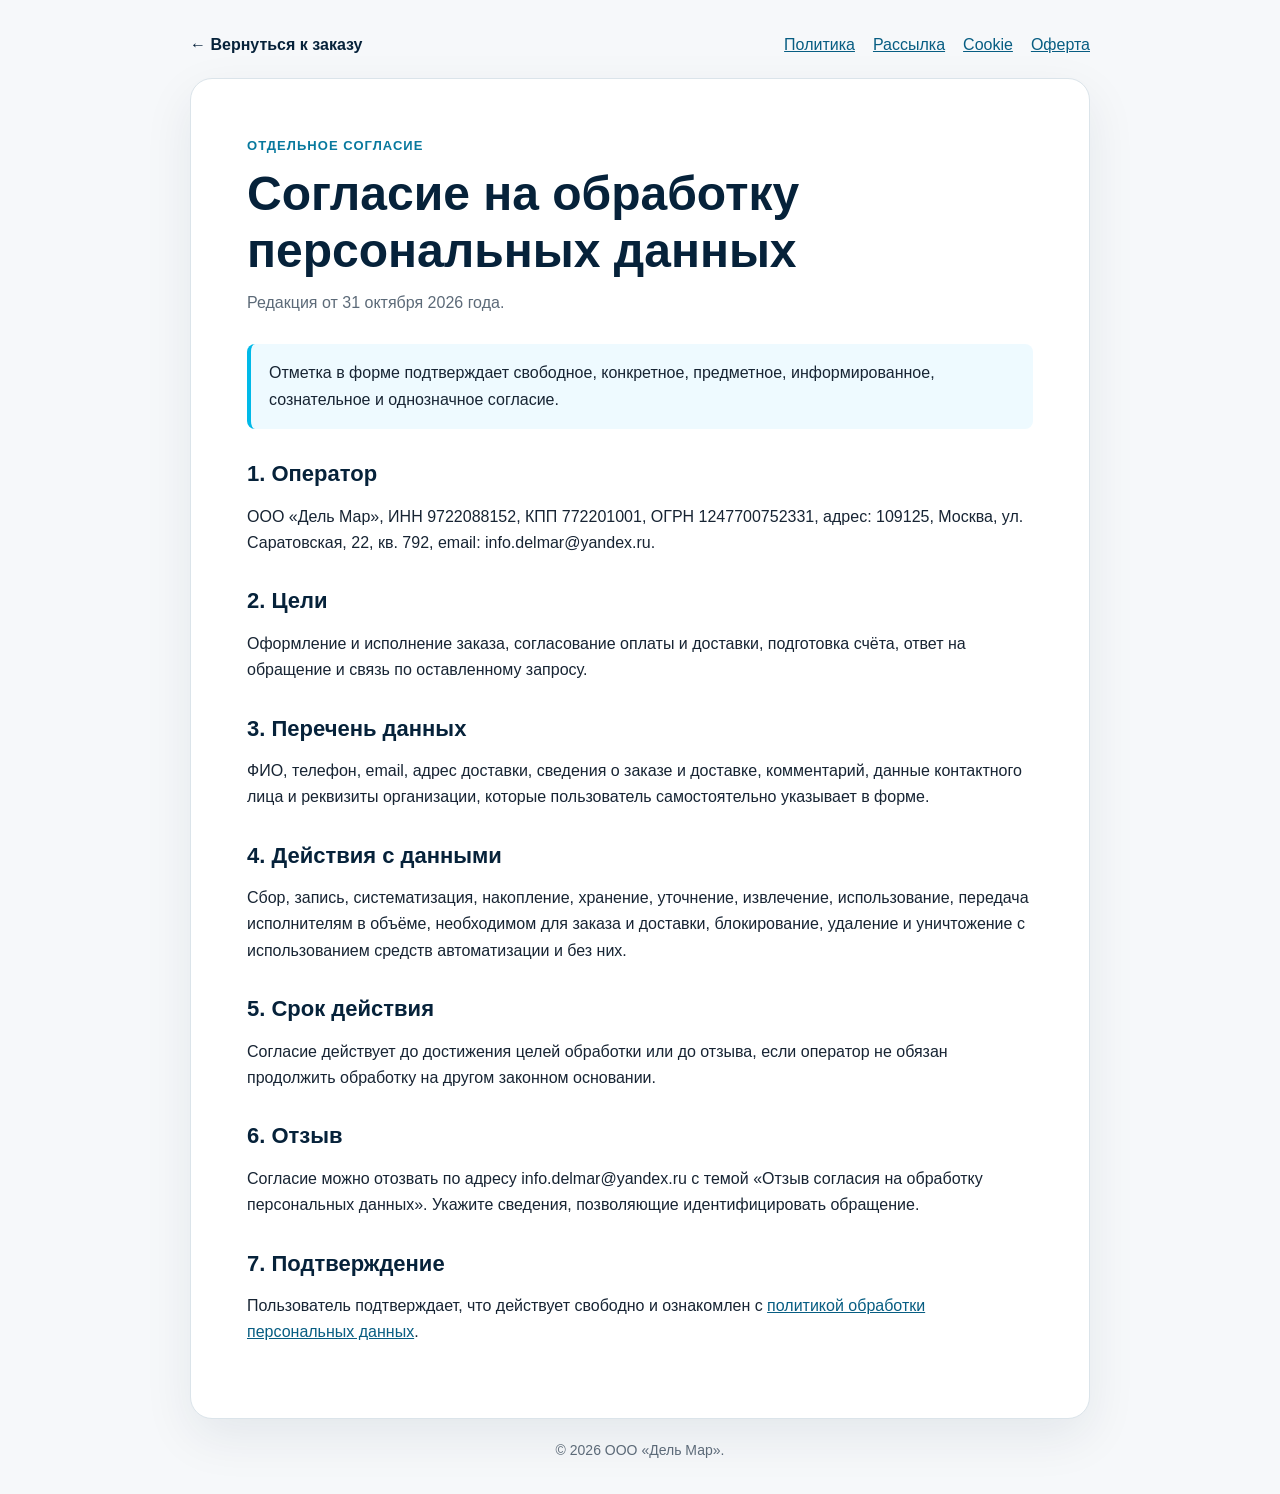
<file: consent.html>
<!doctype html><html lang="ru"><head><meta charset="utf-8"><meta name="viewport" content="width=device-width,initial-scale=1"><title>Согласие на обработку персональных данных — DELTAEXPRESS</title><link rel="stylesheet" href="legal.css"></head><body><main class="legal-shell"><nav class="legal-nav"><a href="index.html#order">← Вернуться к заказу</a><a href="privacy.html">Политика</a><a href="marketing-consent.html">Рассылка</a><a href="cookies.html">Cookie</a><a href="offer.html">Оферта</a></nav><article class="legal-card"><p class="eyebrow">Отдельное согласие</p><h1>Согласие на обработку персональных данных</h1><p class="meta">Редакция от 31 октября 2026 года.</p><div class="notice">Отметка в форме подтверждает свободное, конкретное, предметное, информированное, сознательное и однозначное согласие.</div><h2>1. Оператор</h2><p>ООО «Дель Мар», ИНН 9722088152, КПП 772201001, ОГРН 1247700752331, адрес: 109125, Москва, ул. Саратовская, 22, кв. 792, email: info.delmar@yandex.ru.</p><h2>2. Цели</h2><p>Оформление и исполнение заказа, согласование оплаты и доставки, подготовка счёта, ответ на обращение и связь по оставленному запросу.</p><h2>3. Перечень данных</h2><p>ФИО, телефон, email, адрес доставки, сведения о заказе и доставке, комментарий, данные контактного лица и реквизиты организации, которые пользователь самостоятельно указывает в форме.</p><h2>4. Действия с данными</h2><p>Сбор, запись, систематизация, накопление, хранение, уточнение, извлечение, использование, передача исполнителям в объёме, необходимом для заказа и доставки, блокирование, удаление и уничтожение с использованием средств автоматизации и без них.</p><h2>5. Срок действия</h2><p>Согласие действует до достижения целей обработки или до отзыва, если оператор не обязан продолжить обработку на другом законном основании.</p><h2>6. Отзыв</h2><p>Согласие можно отозвать по адресу info.delmar@yandex.ru с темой «Отзыв согласия на обработку персональных данных». Укажите сведения, позволяющие идентифицировать обращение.</p><h2>7. Подтверждение</h2><p>Пользователь подтверждает, что действует свободно и ознакомлен с <a href="privacy.html">политикой обработки персональных данных</a>.</p></article><p class="legal-footer">© 2026 ООО «Дель Мар».</p></main></body></html>
</file>
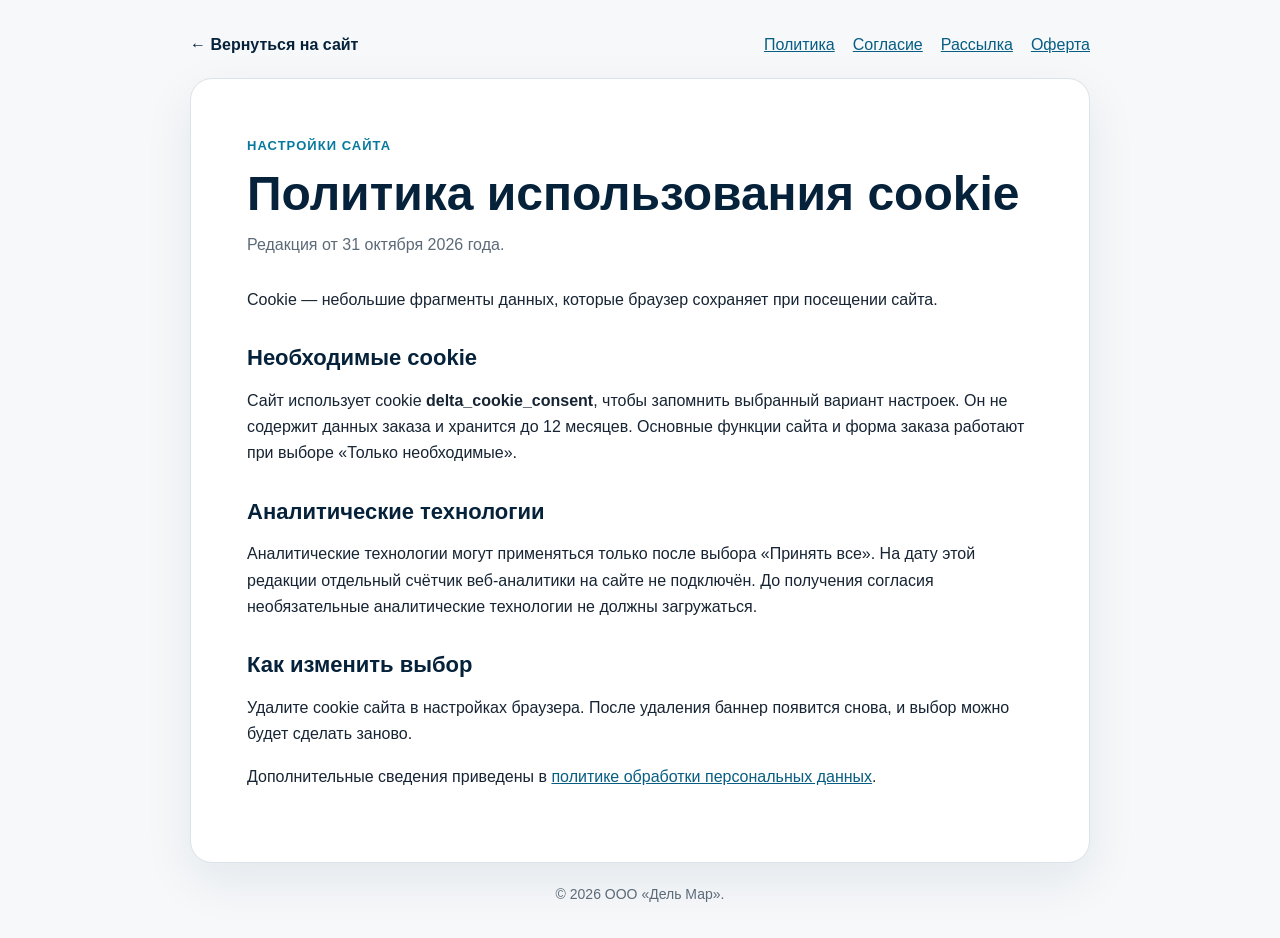
<file: cookies.html>
<!doctype html><html lang="ru"><head><meta charset="utf-8"><meta name="viewport" content="width=device-width,initial-scale=1"><title>Политика cookie — DELTAEXPRESS</title><link rel="stylesheet" href="legal.css"></head><body><main class="legal-shell"><nav class="legal-nav"><a href="index.html">← Вернуться на сайт</a><a href="privacy.html">Политика</a><a href="consent.html">Согласие</a><a href="marketing-consent.html">Рассылка</a><a href="offer.html">Оферта</a></nav><article class="legal-card"><p class="eyebrow">Настройки сайта</p><h1>Политика использования cookie</h1><p class="meta">Редакция от 31 октября 2026 года.</p><p>Cookie — небольшие фрагменты данных, которые браузер сохраняет при посещении сайта.</p><h2>Необходимые cookie</h2><p>Сайт использует cookie <strong>delta_cookie_consent</strong>, чтобы запомнить выбранный вариант настроек. Он не содержит данных заказа и хранится до 12 месяцев. Основные функции сайта и форма заказа работают при выборе «Только необходимые».</p><h2>Аналитические технологии</h2><p>Аналитические технологии могут применяться только после выбора «Принять все». На дату этой редакции отдельный счётчик веб-аналитики на сайте не подключён. До получения согласия необязательные аналитические технологии не должны загружаться.</p><h2>Как изменить выбор</h2><p>Удалите cookie сайта в настройках браузера. После удаления баннер появится снова, и выбор можно будет сделать заново.</p><p>Дополнительные сведения приведены в <a href="privacy.html">политике обработки персональных данных</a>.</p></article><p class="legal-footer">© 2026 ООО «Дель Мар».</p></main></body></html>
</file>
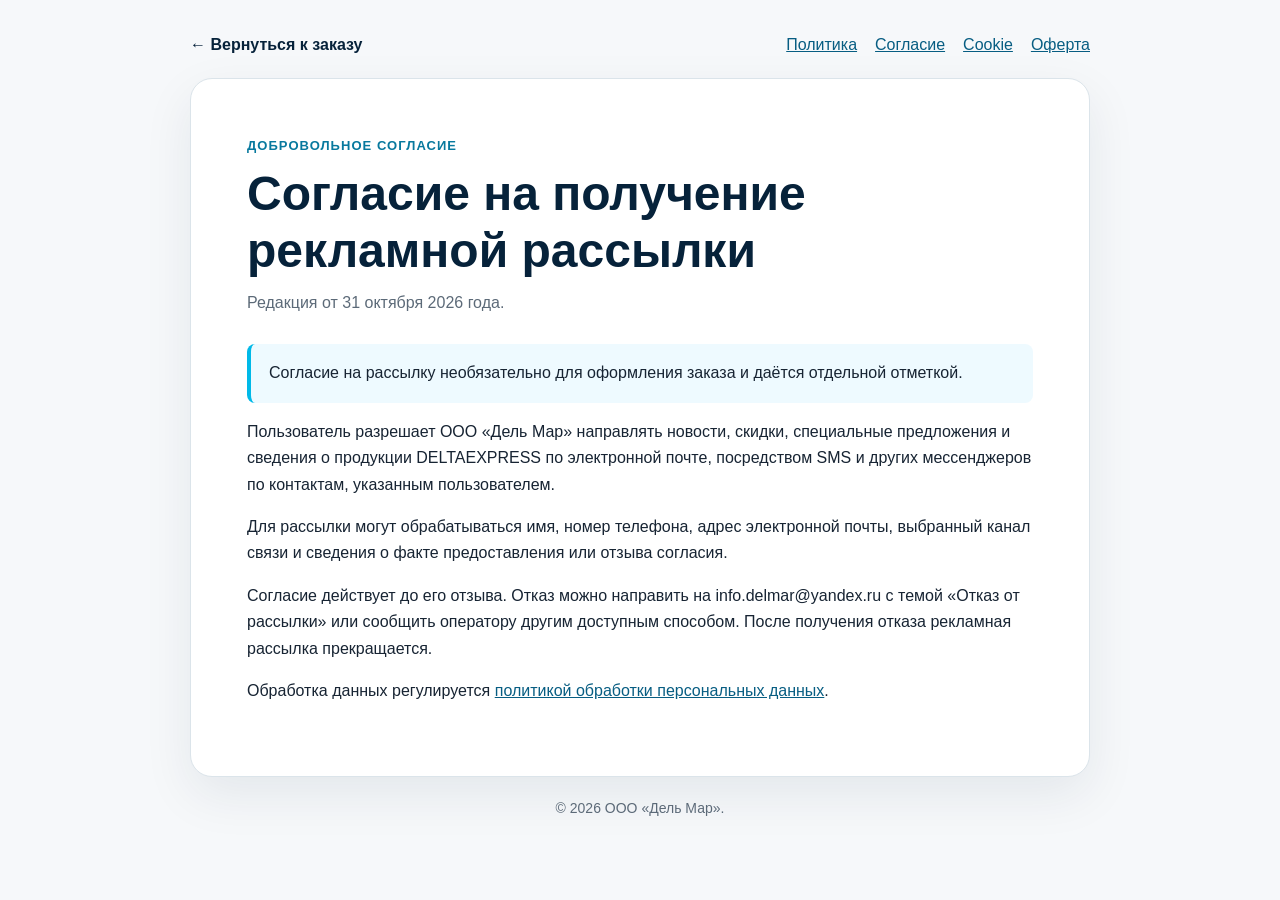
<file: marketing-consent.html>
<!doctype html><html lang="ru"><head><meta charset="utf-8"><meta name="viewport" content="width=device-width,initial-scale=1"><title>Согласие на рассылку — DELTAEXPRESS</title><link rel="stylesheet" href="legal.css"></head><body><main class="legal-shell"><nav class="legal-nav"><a href="index.html#order">← Вернуться к заказу</a><a href="privacy.html">Политика</a><a href="consent.html">Согласие</a><a href="cookies.html">Cookie</a><a href="offer.html">Оферта</a></nav><article class="legal-card"><p class="eyebrow">Добровольное согласие</p><h1>Согласие на получение рекламной рассылки</h1><p class="meta">Редакция от 31 октября 2026 года.</p><div class="notice">Согласие на рассылку необязательно для оформления заказа и даётся отдельной отметкой.</div><p>Пользователь разрешает ООО «Дель Мар» направлять новости, скидки, специальные предложения и сведения о продукции DELTAEXPRESS по электронной почте, посредством SMS и других мессенджеров по контактам, указанным пользователем.</p><p>Для рассылки могут обрабатываться имя, номер телефона, адрес электронной почты, выбранный канал связи и сведения о факте предоставления или отзыва согласия.</p><p>Согласие действует до его отзыва. Отказ можно направить на info.delmar@yandex.ru с темой «Отказ от рассылки» или сообщить оператору другим доступным способом. После получения отказа рекламная рассылка прекращается.</p><p>Обработка данных регулируется <a href="privacy.html">политикой обработки персональных данных</a>.</p></article><p class="legal-footer">© 2026 ООО «Дель Мар».</p></main></body></html>
</file>
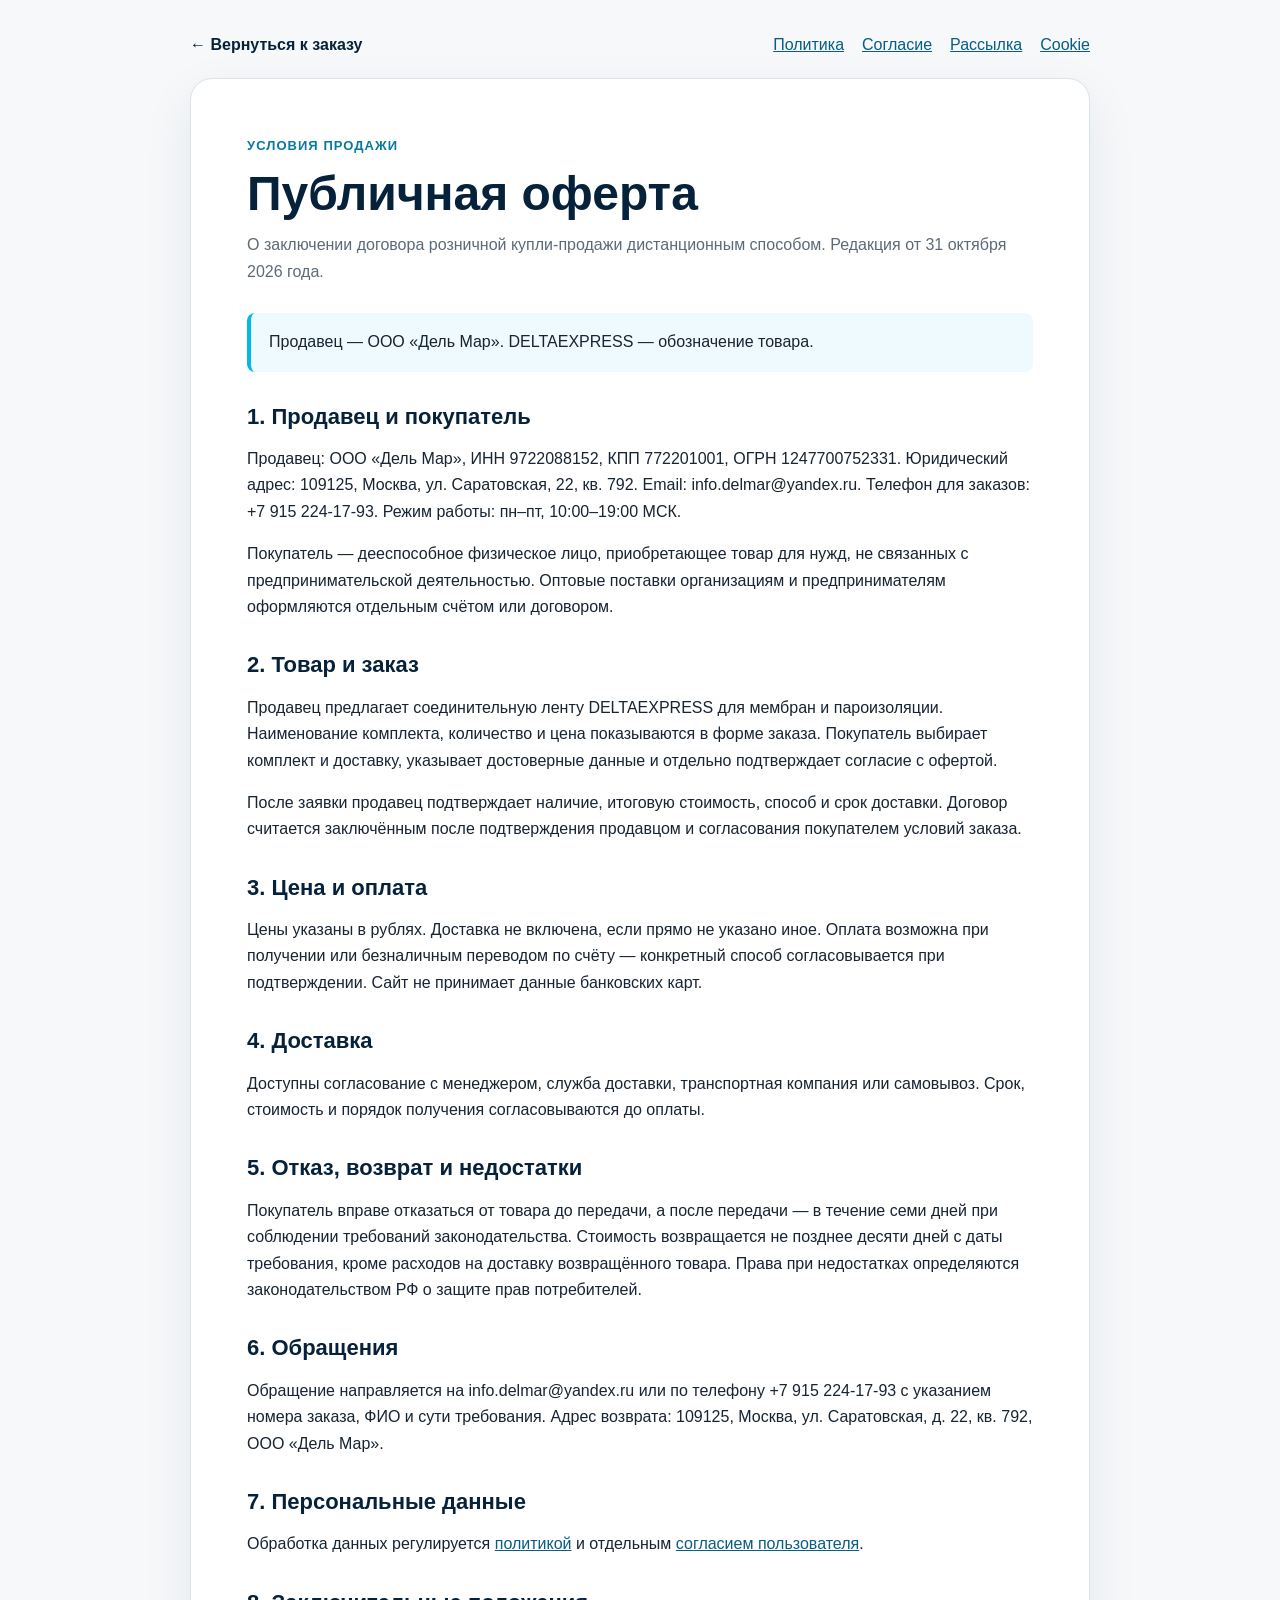
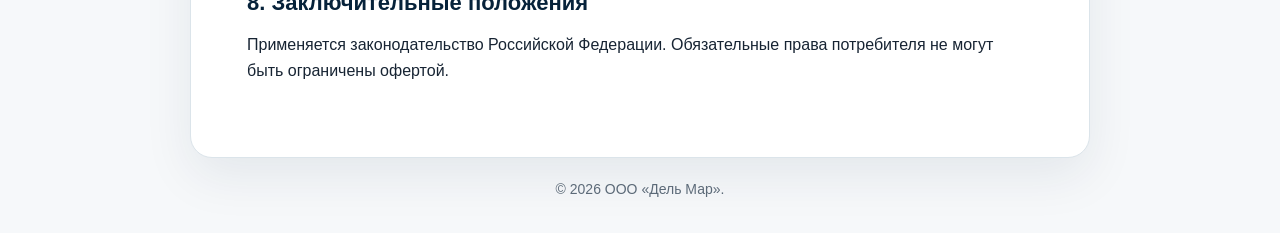
<file: offer.html>
<!doctype html><html lang="ru"><head><meta charset="utf-8"><meta name="viewport" content="width=device-width,initial-scale=1"><title>Публичная оферта — DELTAEXPRESS</title><link rel="stylesheet" href="legal.css"></head><body><main class="legal-shell"><nav class="legal-nav"><a href="index.html#order">← Вернуться к заказу</a><a href="privacy.html">Политика</a><a href="consent.html">Согласие</a><a href="marketing-consent.html">Рассылка</a><a href="cookies.html">Cookie</a></nav><article class="legal-card"><p class="eyebrow">Условия продажи</p><h1>Публичная оферта</h1><p class="meta">О заключении договора розничной купли-продажи дистанционным способом. Редакция от 31 октября 2026 года.</p><div class="notice">Продавец — ООО «Дель Мар». DELTAEXPRESS — обозначение товара.</div><h2>1. Продавец и покупатель</h2><p>Продавец: ООО «Дель Мар», ИНН 9722088152, КПП 772201001, ОГРН 1247700752331. Юридический адрес: 109125, Москва, ул. Саратовская, 22, кв. 792. Email: info.delmar@yandex.ru. Телефон для заказов: +7 915 224-17-93. Режим работы: пн–пт, 10:00–19:00 МСК.</p><p>Покупатель — дееспособное физическое лицо, приобретающее товар для нужд, не связанных с предпринимательской деятельностью. Оптовые поставки организациям и предпринимателям оформляются отдельным счётом или договором.</p><h2>2. Товар и заказ</h2><p>Продавец предлагает соединительную ленту DELTAEXPRESS для мембран и пароизоляции. Наименование комплекта, количество и цена показываются в форме заказа. Покупатель выбирает комплект и доставку, указывает достоверные данные и отдельно подтверждает согласие с офертой.</p><p>После заявки продавец подтверждает наличие, итоговую стоимость, способ и срок доставки. Договор считается заключённым после подтверждения продавцом и согласования покупателем условий заказа.</p><h2>3. Цена и оплата</h2><p>Цены указаны в рублях. Доставка не включена, если прямо не указано иное. Оплата возможна при получении или безналичным переводом по счёту — конкретный способ согласовывается при подтверждении. Сайт не принимает данные банковских карт.</p><h2>4. Доставка</h2><p>Доступны согласование с менеджером, служба доставки, транспортная компания или самовывоз. Срок, стоимость и порядок получения согласовываются до оплаты.</p><h2>5. Отказ, возврат и недостатки</h2><p>Покупатель вправе отказаться от товара до передачи, а после передачи — в течение семи дней при соблюдении требований законодательства. Стоимость возвращается не позднее десяти дней с даты требования, кроме расходов на доставку возвращённого товара. Права при недостатках определяются законодательством РФ о защите прав потребителей.</p><h2>6. Обращения</h2><p>Обращение направляется на info.delmar@yandex.ru или по телефону +7 915 224-17-93 с указанием номера заказа, ФИО и сути требования. Адрес возврата: 109125, Москва, ул. Саратовская, д. 22, кв. 792, ООО «Дель Мар».</p><h2>7. Персональные данные</h2><p>Обработка данных регулируется <a href="privacy.html">политикой</a> и отдельным <a href="consent.html">согласием пользователя</a>.</p><h2>8. Заключительные положения</h2><p>Применяется законодательство Российской Федерации. Обязательные права потребителя не могут быть ограничены офертой.</p></article><p class="legal-footer">© 2026 ООО «Дель Мар».</p></main></body></html>
</file>
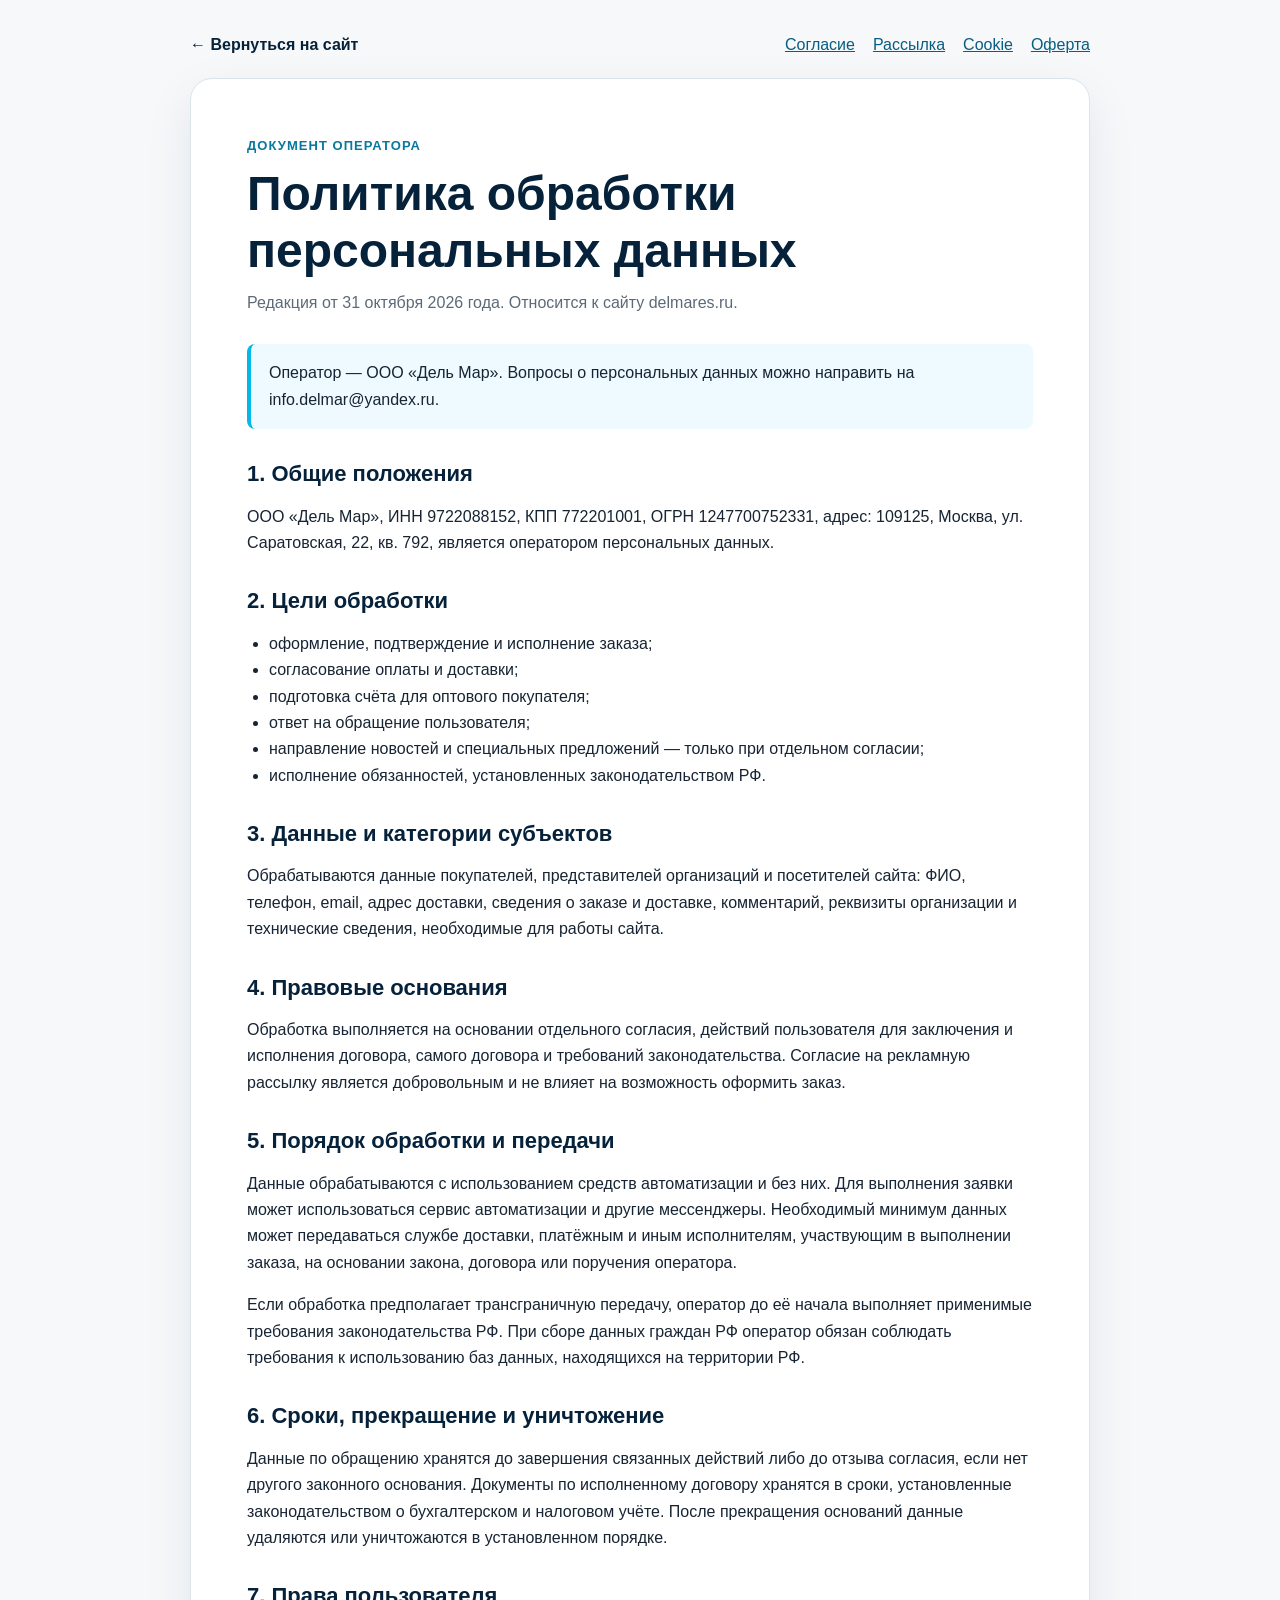
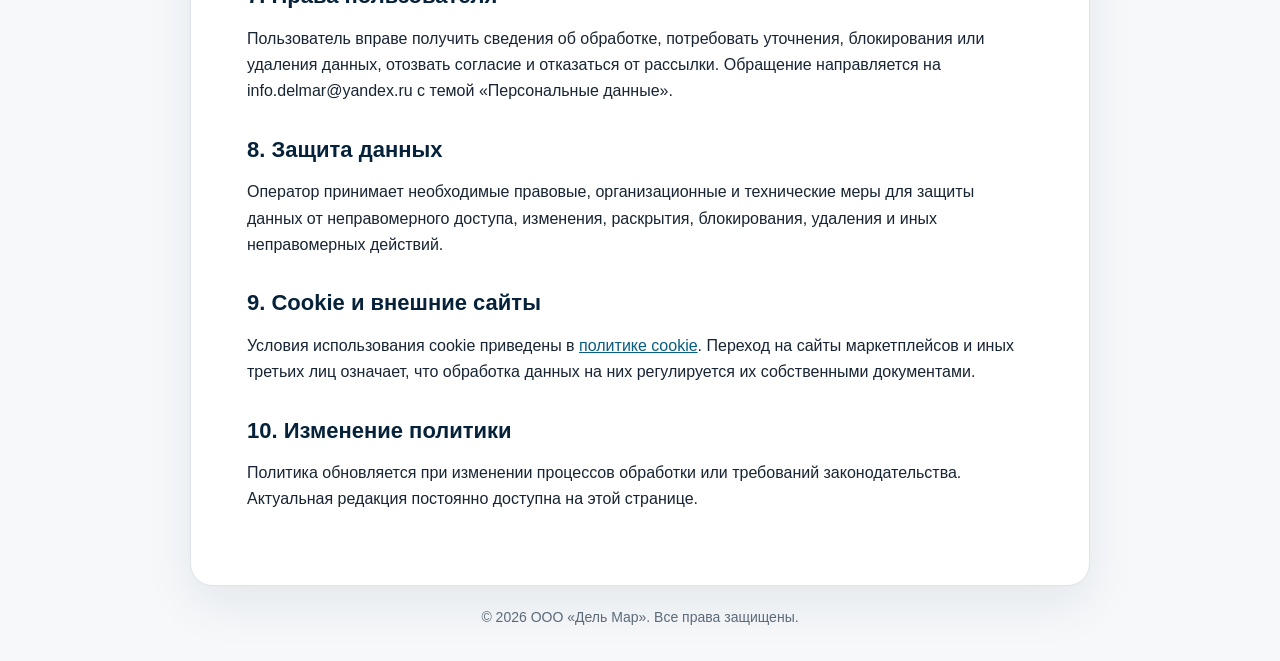
<file: privacy.html>
<!doctype html><html lang="ru"><head><meta charset="utf-8"><meta name="viewport" content="width=device-width,initial-scale=1"><title>Политика обработки персональных данных — DELTAEXPRESS</title><link rel="stylesheet" href="legal.css"></head><body><main class="legal-shell"><nav class="legal-nav" aria-label="Юридические документы"><a href="index.html">← Вернуться на сайт</a><a href="consent.html">Согласие</a><a href="marketing-consent.html">Рассылка</a><a href="cookies.html">Cookie</a><a href="offer.html">Оферта</a></nav><article class="legal-card"><p class="eyebrow">Документ оператора</p><h1>Политика обработки персональных данных</h1><p class="meta">Редакция от 31 октября 2026 года. Относится к сайту delmares.ru.</p><div class="notice">Оператор — ООО «Дель Мар». Вопросы о персональных данных можно направить на info.delmar@yandex.ru.</div><h2>1. Общие положения</h2><p>ООО «Дель Мар», ИНН 9722088152, КПП 772201001, ОГРН 1247700752331, адрес: 109125, Москва, ул. Саратовская, 22, кв. 792, является оператором персональных данных.</p><h2>2. Цели обработки</h2><ul><li>оформление, подтверждение и исполнение заказа;</li><li>согласование оплаты и доставки;</li><li>подготовка счёта для оптового покупателя;</li><li>ответ на обращение пользователя;</li><li>направление новостей и специальных предложений — только при отдельном согласии;</li><li>исполнение обязанностей, установленных законодательством РФ.</li></ul><h2>3. Данные и категории субъектов</h2><p>Обрабатываются данные покупателей, представителей организаций и посетителей сайта: ФИО, телефон, email, адрес доставки, сведения о заказе и доставке, комментарий, реквизиты организации и технические сведения, необходимые для работы сайта.</p><h2>4. Правовые основания</h2><p>Обработка выполняется на основании отдельного согласия, действий пользователя для заключения и исполнения договора, самого договора и требований законодательства. Согласие на рекламную рассылку является добровольным и не влияет на возможность оформить заказ.</p><h2>5. Порядок обработки и передачи</h2><p>Данные обрабатываются с использованием средств автоматизации и без них. Для выполнения заявки может использоваться сервис автоматизации и другие мессенджеры. Необходимый минимум данных может передаваться службе доставки, платёжным и иным исполнителям, участвующим в выполнении заказа, на основании закона, договора или поручения оператора.</p><p>Если обработка предполагает трансграничную передачу, оператор до её начала выполняет применимые требования законодательства РФ. При сборе данных граждан РФ оператор обязан соблюдать требования к использованию баз данных, находящихся на территории РФ.</p><h2>6. Сроки, прекращение и уничтожение</h2><p>Данные по обращению хранятся до завершения связанных действий либо до отзыва согласия, если нет другого законного основания. Документы по исполненному договору хранятся в сроки, установленные законодательством о бухгалтерском и налоговом учёте. После прекращения оснований данные удаляются или уничтожаются в установленном порядке.</p><h2>7. Права пользователя</h2><p>Пользователь вправе получить сведения об обработке, потребовать уточнения, блокирования или удаления данных, отозвать согласие и отказаться от рассылки. Обращение направляется на info.delmar@yandex.ru с темой «Персональные данные».</p><h2>8. Защита данных</h2><p>Оператор принимает необходимые правовые, организационные и технические меры для защиты данных от неправомерного доступа, изменения, раскрытия, блокирования, удаления и иных неправомерных действий.</p><h2>9. Cookie и внешние сайты</h2><p>Условия использования cookie приведены в <a href="cookies.html">политике cookie</a>. Переход на сайты маркетплейсов и иных третьих лиц означает, что обработка данных на них регулируется их собственными документами.</p><h2>10. Изменение политики</h2><p>Политика обновляется при изменении процессов обработки или требований законодательства. Актуальная редакция постоянно доступна на этой странице.</p></article><p class="legal-footer">© 2026 ООО «Дель Мар». Все права защищены.</p></main></body></html>
</file>
<file: legal.css>
:root{--navy:#06223a;--cyan:#00b9e8;--ink:#172433;--muted:#5c6a78;--line:#dbe4ea;--paper:#f6f8fa}*{box-sizing:border-box}body{margin:0;background:var(--paper);color:var(--ink);font:16px/1.65 Arial,sans-serif}a{color:#075d82}.legal-shell{width:min(900px,calc(100% - 32px));margin:32px auto}.legal-nav{display:flex;flex-wrap:wrap;gap:10px 18px;align-items:center;margin-bottom:20px}.legal-nav>a:first-child{margin-right:auto;color:var(--navy);font-weight:800;text-decoration:none}.legal-card{background:#fff;border:1px solid var(--line);border-radius:22px;padding:clamp(24px,5vw,56px);box-shadow:0 18px 50px rgba(6,34,58,.08)}.eyebrow{margin:0 0 8px;color:#08799e;font-size:13px;font-weight:800;letter-spacing:.08em;text-transform:uppercase}h1,h2{color:var(--navy);line-height:1.2}h1{margin:0 0 10px;font-size:clamp(30px,5vw,48px)}h2{margin:32px 0 10px;font-size:22px}.meta{margin:0 0 28px;color:var(--muted)}.notice{padding:16px 18px;border-left:4px solid var(--cyan);background:#eefaff;border-radius:8px}ul{padding-left:22px}.legal-footer{margin:20px 0;text-align:center;color:var(--muted);font-size:14px}@media(max-width:620px){.legal-shell{width:min(100% - 20px,900px);margin:10px auto}.legal-card{border-radius:14px;padding:22px}.legal-nav{padding:8px}.legal-nav>a:first-child{width:100%}}
</file>
